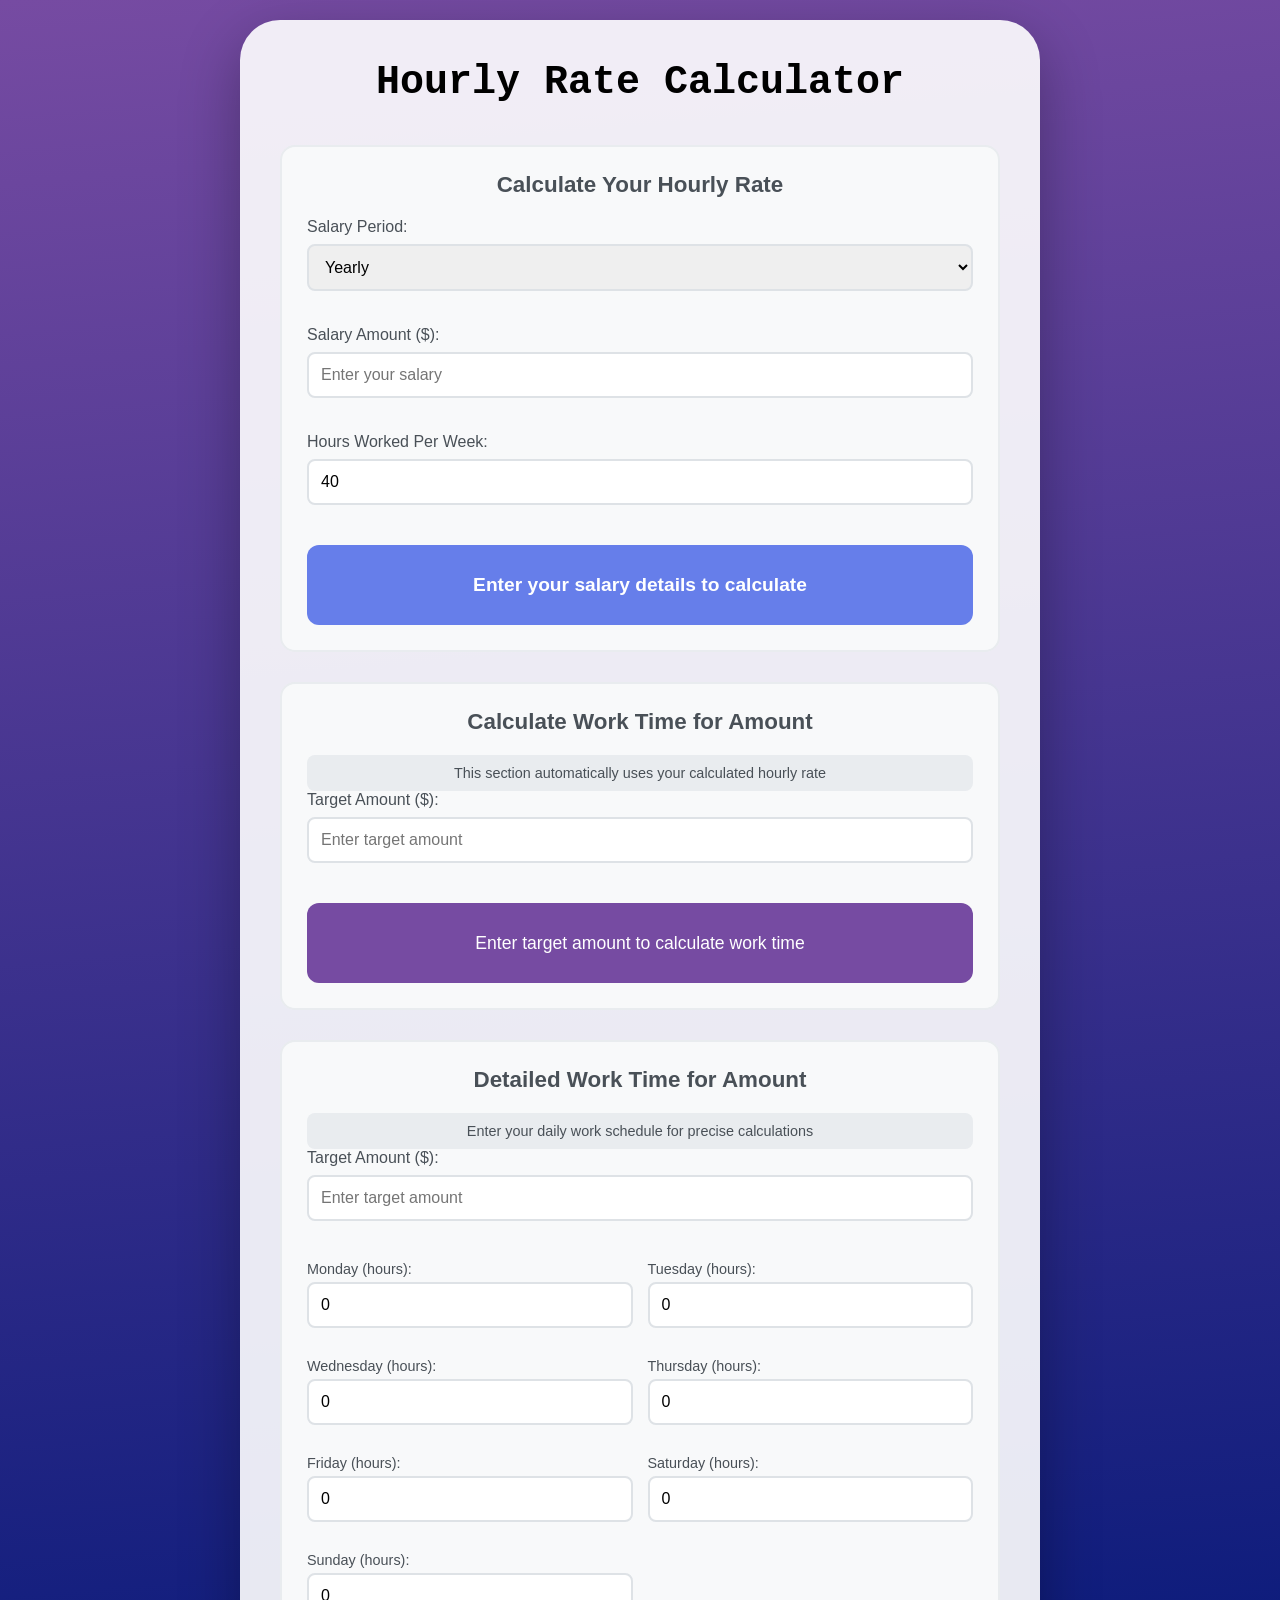
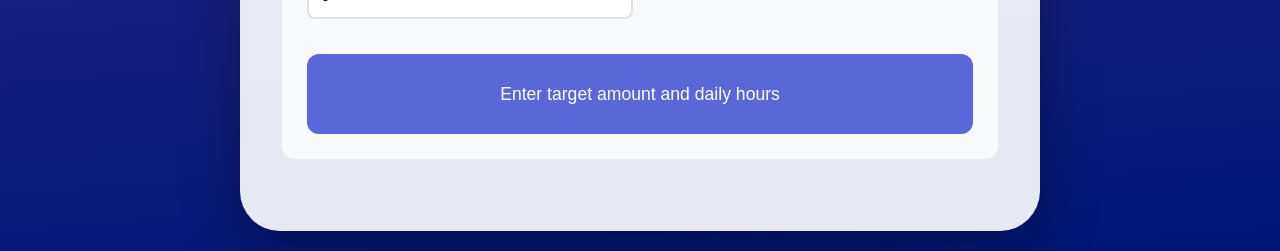
<file: Hourly_Rate_Calc/index.html>
<!DOCTYPE html>
<html lang="en">
<head>
    <meta charset="UTF-8">
    <meta name="viewport" content="width=device-width, initial-scale=1.0">
    <title>Hourly Rate Calculator</title>
    <link rel="stylesheet" href="styles.css">
</head>
<body>
    <div class="container">
        <h1>Hourly Rate Calculator</h1>
        
        <div class="calculator-stack">
            <div class="calculator-block">
                <h2>Calculate Your Hourly Rate</h2>
                
                <div class="input-group">
                    <label>Salary Period:</label>
                    <select id="salaryPeriod">
                        <option value="yearly">Yearly</option>
                        <option value="monthly">Monthly</option>
                        <option value="biweekly">Bi-Weekly</option>
                        <option value="weekly">Weekly</option>
                    </select>
                </div>
                
                <div class="input-group">
                    <label>Salary Amount ($):</label>
                    <input type="number" id="salaryAmount" placeholder="Enter your salary">
                </div>
                
                <div class="input-group">
                    <label>Hours Worked Per Week:</label>
                    <input type="number" id="hoursPerWeek" placeholder="Enter hours per week" value="40">
                </div>
                
                <div class="result-display" id="hourlyRateResult">
                    Enter your salary details to calculate
                </div>
            </div>
            
            <div class="calculator-block">
                <h2>Calculate Work Time for Amount</h2>
                
                <div class="auto-calculation-note">
                    This section automatically uses your calculated hourly rate
                </div>
                
                <div class="input-group">
                    <label>Target Amount ($):</label>
                    <input type="number" id="targetAmount" placeholder="Enter target amount">
                    <div class="calculation-status" id="targetCalculationStatus"></div>
                </div>
                
                <div class="work-time-result" id="workTimeResult">
                    Enter target amount to calculate work time
                </div>
            </div>

            <div class="calculator-block">
                <h2>Detailed Work Time for Amount</h2>
                
                <div class="auto-calculation-note">
                    Enter your daily work schedule for precise calculations
                </div>
                
                <div class="input-group">
                    <label>Target Amount ($):</label>
                    <input type="number" id="detailedTargetAmount" placeholder="Enter target amount">
                    <div class="calculation-status" id="detailedTargetCalculationStatus"></div>
                </div>
                
                <div class="daily-hours-container">
                    <div class="daily-hour-input">
                        <label>Monday (hours):</label>
                        <input type="number" id="mondayHours" placeholder="0" min="0" max="24" value="0">
                    </div>
                    <div class="daily-hour-input">
                        <label>Tuesday (hours):</label>
                        <input type="number" id="tuesdayHours" placeholder="0" min="0" max="24" value="0">
                    </div>
                    <div class="daily-hour-input">
                        <label>Wednesday (hours):</label>
                        <input type="number" id="wednesdayHours" placeholder="0" min="0" max="24" value="0">
                    </div>
                    <div class="daily-hour-input">
                        <label>Thursday (hours):</label>
                        <input type="number" id="thursdayHours" placeholder="0" min="0" max="24" value="0">
                    </div>
                    <div class="daily-hour-input">
                        <label>Friday (hours):</label>
                        <input type="number" id="fridayHours" placeholder="0" min="0" max="24" value="0">
                    </div>
                    <div class="daily-hour-input">
                        <label>Saturday (hours):</label>
                        <input type="number" id="saturdayHours" placeholder="0" min="0" max="24" value="0">
                    </div>
                    <div class="daily-hour-input">
                        <label>Sunday (hours):</label>
                        <input type="number" id="sundayHours" placeholder="0" min="0" max="24" value="0">
                    </div>
                </div>
                
                <div class="detailed-work-time-result" id="detailedWorkTimeResult">
                    Enter target amount and daily hours
                </div>
            </div>
        </div>
    </div>

    <script src="scripts.js"></script>
</body>
</html>
</file>
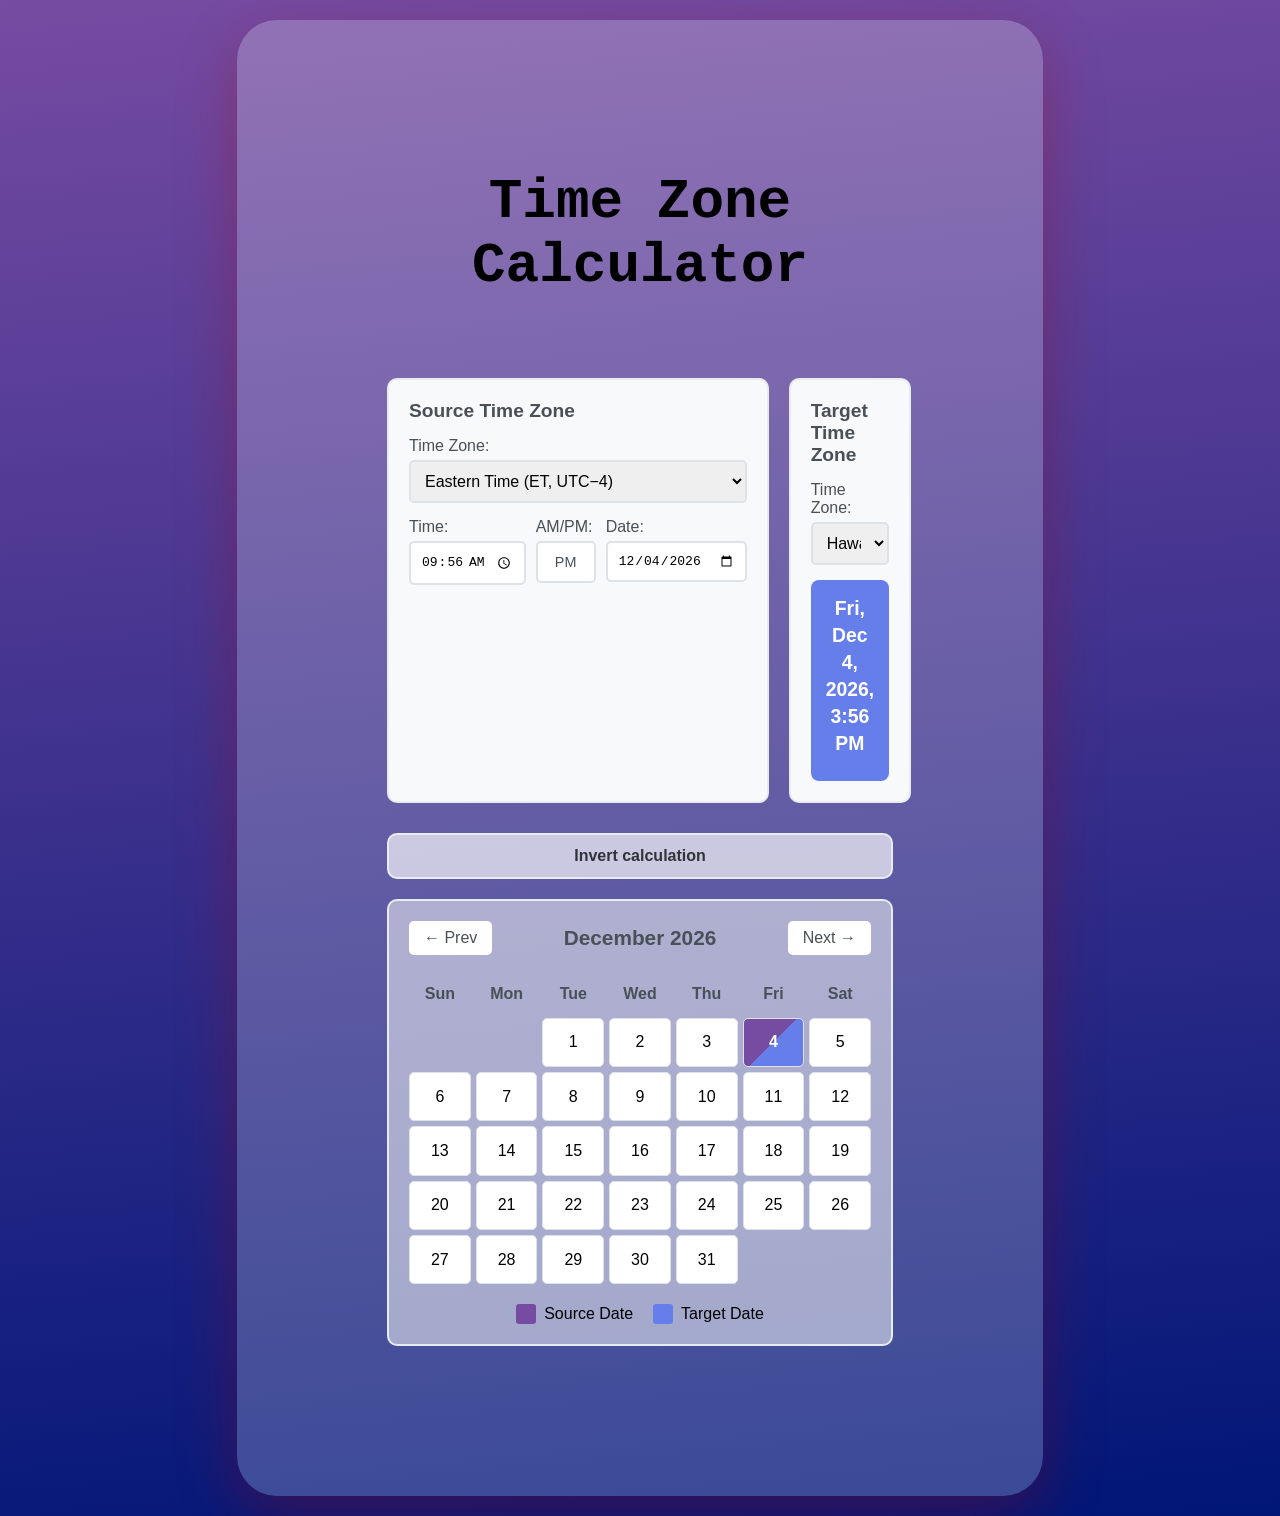
<file: Time_Zone_Calc/index.html>
<!DOCTYPE html>
<html lang="en">
<head>
    <meta charset="UTF-8">
    <meta name="viewport" content="width=device-width, initial-scale=1.0">
    <title>Time Zone Calculator</title>
    <link rel="stylesheet" href="style.css">
    <link rel="icon" type="image/png" href="icon.png">
</head>
<body>
    <div class="container">
        <h1>Time Zone Calculator</h1>
        
        <div class="converter-section">
            <div class="time-zone-block">
                <h2>Source Time Zone</h2>
                <label>Time Zone:</label>
                <select id="sourceTimezone">
                   <option value="America/New_York">Eastern Time (ET, UTC−4)</option>
                        <option value="Pacific/Honolulu">Hawaii (HST, UTC−10)</option>
                        <option value="America/Anchorage">Alaska (AKDT, UTC−8)</option>
                        <option value="America/Los_Angeles">Pacific Time (PT, UTC−7)</option>
                        <option value="America/Denver">Mountain Time (MT, UTC−6)</option>
                        <option value="America/Chicago">Central Time (CT, UTC−5)</option>
                        <option value="America/New_York">Eastern Time (ET, UTC−4)</option>
                        <option value="America/Sao_Paulo">São Paulo (BRT, UTC−3)</option>
                        <option value="Atlantic/Azores">Azores (AZOT, UTC−1)</option>
                        <option value="Europe/London">London (GMT/BST, UTC+0)</option>
                        <option value="Europe/Paris">Paris (CET/CEST, UTC+2)</option>
                        <option value="Europe/Berlin">Berlin (CET/CEST, UTC+2)</option>
                        <option value="Africa/Cairo">Cairo (EET, UTC+2)</option>
                        <option value="Europe/Moscow">Moscow (MSK, UTC+3)</option>
                        <option value="Asia/Dubai">Dubai (GST, UTC+4)</option>
                        <option value="Asia/Karachi">Karachi (PKT, UTC+5)</option>
                        <option value="Asia/Dhaka">Dhaka (BST, UTC+6)</option>
                        <option value="Asia/Bangkok">Bangkok (ICT, UTC+7)</option>
                        <option value="Asia/Shanghai">Shanghai (CST, UTC+8)</option>
                        <option value="Asia/Tokyo">Tokyo (JST, UTC+9)</option>
                        <option value="Australia/Darwin">Darwin (ACST, UTC+9:30)</option>
                        <option value="Australia/Sydney">Sydney (AEDT, UTC+11)</option>
                        <option value="Pacific/Auckland">Auckland (NZDT, UTC+13)</option>
                </select>
                
                <div class="time-date-container">
                    <div class="input-group">
                        <label>Time:</label>
                        <input type="time" id="sourceTime">
                    </div>
                    <!-- AM/PM button moved here, next to date -->
                    <div class="input-group ampm-group">
                        <label>AM/PM:</label>
                        <button type="button" id="ampmToggle" class="ampm-toggle">AM</button>
                    </div>
                    <div class="input-group">
                        <label>Date:</label>
                        <input type="date" id="sourceDate">
                    </div>
                </div>
            </div>
            
            <div class="time-zone-block">
                <h2>Target Time Zone</h2>
                <label>Time Zone:</label>
                <select id="targetTimezone">
                    <option value="Pacific/Honolulu">Hawaii (HST, UTC−10)</option>
                    <option value="America/Anchorage">Alaska (AKDT, UTC−8)</option>
                    <option value="America/Los_Angeles">Pacific Time (PT, UTC−7)</option>
                    <option value="America/Denver">Mountain Time (MT, UTC−6)</option>
                    <option value="America/Chicago">Central Time (CT, UTC−5)</option>
                    <option value="America/New_York">Eastern Time (ET, UTC−4)</option>
                    <option value="America/Sao_Paulo">São Paulo (BRT, UTC−3)</option>
                    <option value="Atlantic/Azores">Azores (AZOT, UTC−1)</option>
                    <option value="Europe/London">London (GMT/BST, UTC+0)</option>
                    <option value="Europe/Paris">Paris (CET/CEST, UTC+2)</option>
                    <option value="Europe/Berlin">Berlin (CET/CEST, UTC+2)</option>
                    <option value="Africa/Cairo">Cairo (EET, UTC+2)</option>
                    <option value="Europe/Moscow">Moscow (MSK, UTC+3)</option>
                    <option value="Asia/Dubai">Dubai (GST, UTC+4)</option>
                    <option value="Asia/Karachi">Karachi (PKT, UTC+5)</option>
                    <option value="Asia/Dhaka">Dhaka (BST, UTC+6)</option>
                    <option value="Asia/Bangkok">Bangkok (ICT, UTC+7)</option>
                    <option value="Asia/Shanghai">Shanghai (CST, UTC+8)</option>
                    <option value="Asia/Tokyo">Tokyo (JST, UTC+9)</option>
                    <option value="Australia/Darwin">Darwin (ACST, UTC+9:30)</option>
                    <option value="Australia/Sydney">Sydney (AEDT, UTC+11)</option>
                    <option value="Pacific/Auckland">Auckland (NZDT, UTC+13)</option>
                </select>
                
                <div class="result-display" id="result">
                    Select a date and time to convert
                </div>
            </div>
        </div>

        <div class="invert-button-container">
            <button id="invertBtn" class="invert-button">Invert calculation</button>
        </div>

        <div class="calendar">
            <div class="calendar-header">
                <button class="calendar-nav" id="prevMonth">← Prev</button>
                <h3 id="calendarTitle">Calendar</h3>
                <button class="calendar-nav" id="nextMonth">Next →</button>
            </div>
            
            <div class="calendar-grid" id="calendar"></div>
            
            <div class="legend">
                <div class="legend-item">
                    <div class="legend-color blue"></div>
                    <span>Source Date</span>
                </div>
                <div class="legend-item">
                    <div class="legend-color red"></div>
                    <span>Target Date</span>
                </div>
            </div>
        </div>
    </div>

    <script src="script.js"></script>
</body>
</html>
</file>
<file: Hourly_Rate_Calc/styles.css>
* {
    margin: 0;
    padding: 0;
    box-sizing: border-box;
}

body {
    font-family: 'Segoe UI', Tahoma, Geneva, Verdana, sans-serif;
    background: linear-gradient(175deg, #764ba2 0%, #001677 100%);
    min-height: 100vh;
    padding: 20px;
    display: flex;
    justify-content: center;
    align-items: center;
    color: #333;
}

.container {
    background: rgba(255, 255, 255, 0.9);
    border-radius: 40px;
    padding: 40px;
    box-shadow: 0 20px 60px rgba(0, 0, 0, 0.3);
    max-width: 800px;
    width: 100%;
}

h1 {
    text-align: center;
    color: #000000;
    margin-bottom: 40px;
    font-size: 2.5em;
    font-family: 'Courier New', Courier, monospace;
}

.calculator-stack {
    display: flex;
    flex-direction: column;
    gap: 30px;
    margin-bottom: 30px;
}

.calculator-block {
    background: #f8f9fa;
    padding: 25px;
    border-radius: 15px;
    border: 2px solid #e9ecef;
}

.calculator-block h2 {
    font-size: 1.4em;
    margin-bottom: 20px;
    color: #495057;
    text-align: center;
}

label {
    display: block;
    margin-bottom: 8px;
    color: #495057;
    font-weight: 500;
}

select, input {
    width: 100%;
    padding: 12px;
    margin-bottom: 20px;
    border: 2px solid #dee2e6;
    border-radius: 8px;
    font-size: 1em;
    transition: border-color 0.3s;
}

select:focus, input:focus {
    outline: none;
    border-color: #667eea;
}

.input-group {
    margin-bottom: 15px;
}

.result-display {
    background: #667eea;
    color: white;
    padding: 20px;
    border-radius: 12px;
    font-size: 1.2em;
    font-weight: bold;
    text-align: center;
    min-height: 80px;
    display: flex;
    align-items: center;
    justify-content: center;
    margin-top: 20px;
}

.work-time-result {
    background: #764ba2;
    color: white;
    padding: 20px;
    border-radius: 12px;
    font-size: 1.1em;
    text-align: center;
    min-height: 80px;
    display: flex;
    align-items: center;
    justify-content: center;
    margin-top: 20px;
    flex-direction: column;
}

.detailed-work-time-result {
    background: #5a67d8;
    color: white;
    padding: 20px;
    border-radius: 12px;
    font-size: 1.1em;
    text-align: center;
    min-height: 80px;
    display: flex;
    align-items: center;
    justify-content: center;
    margin-top: 20px;
    flex-direction: column;
}

.highlight {
    font-size: 1.3em;
    font-weight: bold;
    margin: 10px 0;
}

.auto-calculation-note {
    background: #e9ecef;
    padding: 10px;
    border-radius: 8px;
    margin-top: 10px;
    font-size: 0.9em;
    color: #495057;
    text-align: center;
}

.calculation-status {
    font-size: 0.9em;
    color: #6c757d;
    margin-top: 5px;
    text-align: center;
}

.daily-hours-container {
    display: grid;
    grid-template-columns: repeat(2, 1fr);
    gap: 15px;
    margin-top: 20px;
}

.daily-hour-input {
    margin-bottom: 15px;
}

.daily-hour-input input {
    margin-bottom: 0;
}

.daily-hour-input label {
    font-size: 0.9em;
    margin-bottom: 5px;
}

@media (max-width: 768px) {
    .container {
        padding: 20px;
    }
    
    h1 {
        font-size: 2em;
    }
    
    .daily-hours-container {
        grid-template-columns: 1fr;
    }
}
</file>
<file: Time_Zone_Calc/style.css>
* {
    margin: 0;
    padding: 0;
    box-sizing: border-box;
}

body {
    font-family: 'Segoe UI', Tahoma, Geneva, Verdana, sans-serif;
    background: linear-gradient(175deg, #764ba2 0%, #001677 100%);
    min-height: 100vh;
    padding: 20px;
    display: flex;
    justify-content: center;
    align-items: center;
}

.container {
    background: rgba(255, 255, 255, 0.219);
    border-radius: 40px;
    padding: 150px;
    box-shadow: 0 20px 60px rgba(173, 8, 8, 0.3);
    max-width: 65%;
    width: 100%;
}

h1 {
    text-align: center;
    color: #000000;
    margin-bottom: 80px;
    font-size: 3.5em;
    font-family: 'Courier New', Courier, monospace;
}

.converter-section {
    display: grid;
    grid-template-columns: 1fr 1fr;
    gap: 20px;
    margin-bottom: 30px;
}

.time-zone-block {
    background: #f8f9fa;
    padding: 20px;
    border-radius: 10px;
    border: 2px solid #e9ecef;
}

.time-zone-block h2 {
    font-size: 1.2em;
    margin-bottom: 15px;
    color: #495057;
}

label {
    display: block;
    margin-bottom: 5px;
    color: #495057;
    font-weight: 500;
}

select, input {
    width: 100%;
    padding: 10px;
    margin-bottom: 15px;
    border: 2px solid #dee2e6;
    border-radius: 5px;
    font-size: 1em;
    transition: border-color 0.3s;
}

select:focus, input:focus {
    outline: none;
    border-color: #667eea;
}

/* Updated styles for time-date container with AM/PM */
.time-date-container {
    display: grid;
    grid-template-columns: 1fr 1fr 1fr;
    gap: 10px;
}

.input-group {
    display: flex;
    flex-direction: column;
}

.input-group label {
    margin-bottom: 5px;
}

.input-group input {
    margin-bottom: 0;
}

/* AM/PM Toggle Styles */
.ampm-group {
    display: flex;
    flex-direction: column;
}

.ampm-toggle {
    padding: 10px 5px; /* Reduced left-right padding to 5px */
    background-color: #ffffff;
    border: 2px solid #dee2e6;
    border-radius: 5px;
    cursor: pointer;
    font-size: 0.9em;
    color: #495057;
    transition: all 0.3s;
    margin-top: 0;
    height: 42px; /* Match input height */
    display: flex;
    align-items: center;
    justify-content: center;
    min-width: 60px; /* Ensure minimum width */
}

.ampm-toggle:hover {
    background-color: #f0f0f0;
}


.result-display {
    background: #667eea;
    color: white;
    padding: 15px;
    border-radius: 8px;
    font-size: 1.1em;
    font-weight: bold;
    text-align: center;
    min-height: 60px;
    display: flex;
    align-items: center;
    justify-content: center;
}

.calendar {
    background: #f8f9fa88;
    padding: 20px;
    border-radius: 10px;
    border: 2px solid #e9ecef;
}

.calendar-header {
    display: flex;
    justify-content: space-between;
    align-items: center;
    margin-bottom: 20px;
}

.calendar-header h3 {
    color: #495057;
    font-size: 1.3em;
}

.calendar-nav {
    background: #ffffff;
    color: #495057;
    border: none;
    padding: 8px 15px;
    border-radius: 5px;
    cursor: pointer;
    font-size: 1em;
    transition: background 0.3s;
}

.calendar-nav:hover {
    background: #2400a542;
}

.calendar-grid {
    display: grid;
    grid-template-columns: repeat(7, 1fr);
    gap: 5px;
}

.calendar-day-header {
    text-align: center;
    font-weight: bold;
    padding: 10px;
    color: #495057;
}

.calendar-day {
    aspect-ratio: 1.25;
    display: flex;
    align-items: center;
    justify-content: center;
    border-radius: 5px;
    cursor: pointer;
    transition: all 0.3s;
    background: white;
    border: 1px solid #dee2e6;
}

.calendar-day:hover {
    background: #2400a542;
}

.calendar-day.empty {
    background: transparent;
    border: none;
    cursor: default;
}

.calendar-day.source-date {
    background: #764ba2;
    color: white;
    font-weight: bold;
}

.calendar-day.target-date {
    background: #667eea;
    color: white;
    font-weight: bold;
}

.calendar-day.both-dates {
    background: linear-gradient(135deg, #764ba2 50%, #667eea 50%);
    color: white;
    font-weight: bold;
}

.legend {
    display: flex;
    gap: 20px;
    justify-content: center;
    margin-top: 20px;
    flex-wrap: wrap;
}

.legend-item {
    display: flex;
    align-items: center;
    gap: 8px;
}

.legend-color {
    width: 20px;
    height: 20px;
    border-radius: 3px;
}

.legend-color.blue {
    background: #764ba2;
}

.legend-color.red {
    background: #667eea;
}

@media (max-width: 768px) {
    .converter-section {
        grid-template-columns: 1fr;
    }
    
    .time-date-container {
        grid-template-columns: 1fr;
    }
}

/* Invert Calculation Button Styles */
.invert-button-container {
    display: flex;
    justify-content: center;
    margin-bottom: 20px;
}

.invert-button {
    width: 100%;
    padding: 12px 0;
    background-color: #ffffffab;
    border-radius: 10px;
    border: 2px solid #e9ecef;
    cursor: pointer;
    color: #2f3438;
    font-size: 16px;
    font-weight: bold;
    transition: background-color 0.3s, transform 0.2s;
    font-family: 'Segoe UI', Tahoma, Geneva, Verdana, sans-serif;
    
}

.invert-button:hover {
    background-color: #2400a542;
    transform: translateY(-2px);
}

.invert-button:active {
    transform: translateY(0);
}
</file>
